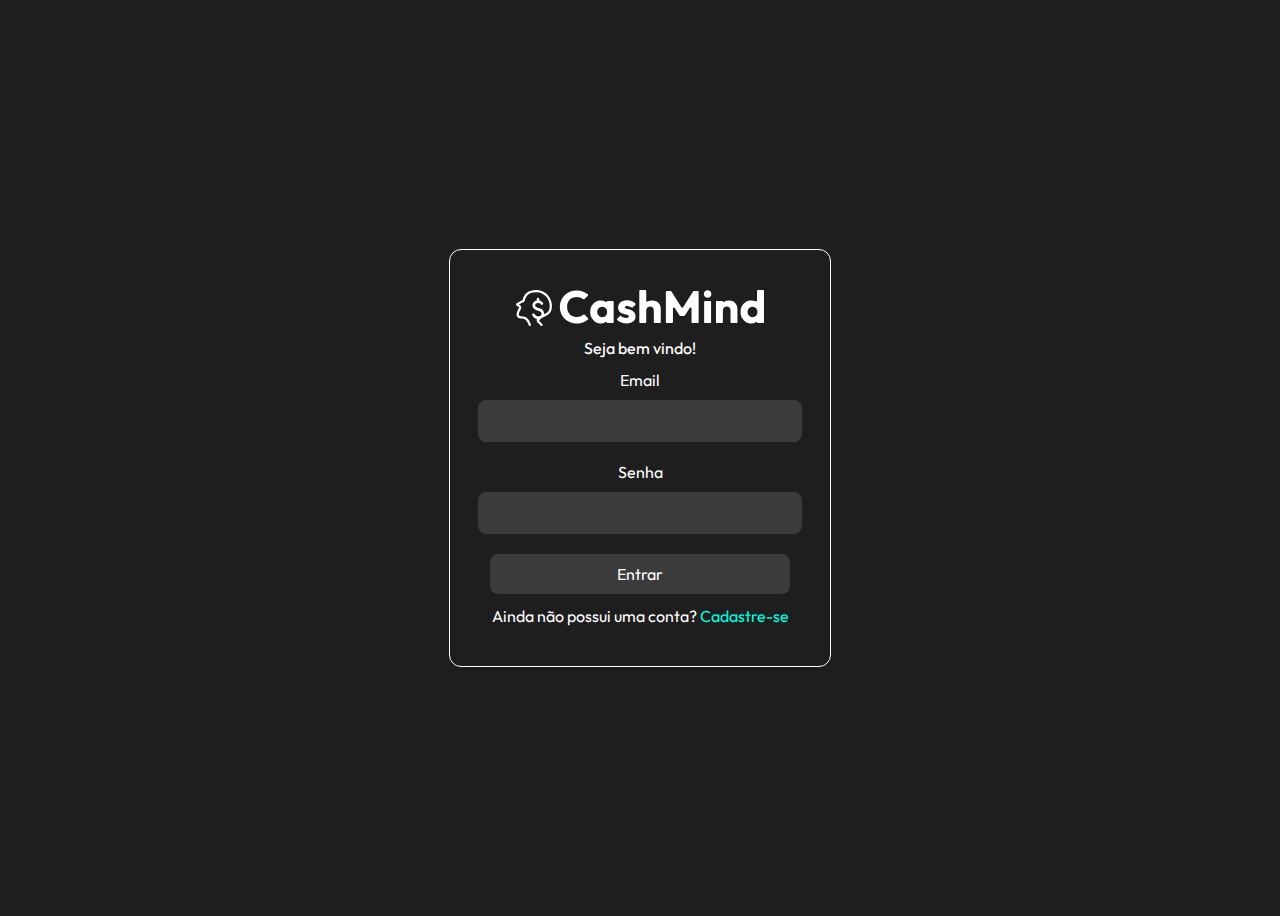
<file: index.html>
<!DOCTYPE html>
<html lang="pt-BR">
<head>
    <link rel="preconnect" href="https://fonts.googleapis.com">
<link rel="preconnect" href="https://fonts.gstatic.com" crossorigin>
<link href="https://fonts.googleapis.com/css2?family=Outfit:wght@100..900&display=swap" rel="stylesheet">
    <meta charset="UTF-8">
    <meta name="viewport" content="width=device-width, initial-scale=1.0">
    <link rel="stylesheet" href="styles/style.css">
    <title>Cashmind - Seu gerenciador pessoal com IA</title>
</head>
<body>


    <div class="login-container">
        <img src="content/logoSVG.svg" alt="logo" srcset="">

        <b class="textSimple" >Seja bem vindo!</b>
        <form action="" class="textSimple" id="loginForm">
            <label for="nome">Email</label>
            <input type="text" id="nameInput">
            <label for="passw">Senha</label>
            <input type="password" id="passwInput">
            <span id="submitError" class="error"></span>
            <button type="submit" class="textSimple basicBtn">Entrar</button>
        </form>
    
        <span class="textSimple">Ainda não possui uma conta? <a href="pages/signUp.html" class="textSimple basicLink">Cadastre-se</a></span>
            
    </div>
    
    <script src="scripts/engine.js"></script>
</body>
</html>
</file>
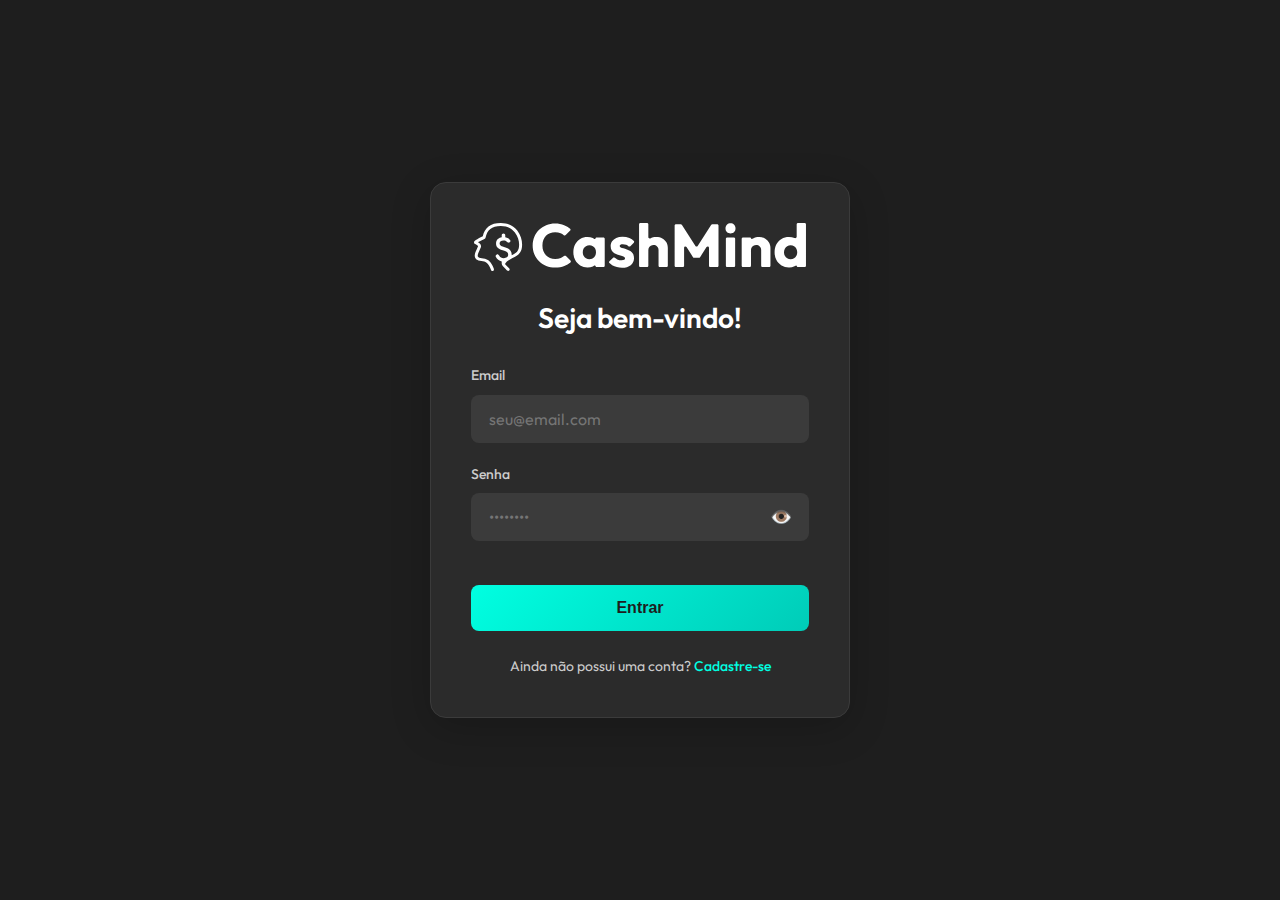
<file: frontend/index.html>
<!DOCTYPE html>
<html lang="pt-BR">
<head>
    <meta charset="UTF-8">
    <meta name="viewport" content="width=device-width, initial-scale=1.0">
    <title>CashMind - Login</title>
    
    <!-- Fonts -->
    <link rel="preconnect" href="https://fonts.googleapis.com">
    <link rel="preconnect" href="https://fonts.gstatic.com" crossorigin>
    <link href="https://fonts.googleapis.com/css2?family=Outfit:wght@100..900&display=swap" rel="stylesheet">
    
    <!-- CSS -->
    <link rel="stylesheet" href="styles/global.css">
    <link rel="stylesheet" href="styles/auth.css">
</head>
<body class="auth-page">
    <div class="auth-container">
        <div class="auth-logo">
            <img src="content/logoSVG.svg" alt="CashMind Logo">
        </div>
        
        <h1 class="auth-title">Seja bem-vindo!</h1>
        
        <form class="auth-form" id="loginForm">
            <div class="form-group">
                <label for="emailInput" class="form-label">Email</label>
                <input 
                    type="email" 
                    id="emailInput" 
                    class="form-input" 
                    placeholder="seu@email.com"
                    required
                >
            </div>
            
            <div class="form-group">
                <label for="passwordInput" class="form-label">Senha</label>
                <div class="password-input-wrapper">
                    <input 
                        type="password" 
                        id="passwordInput" 
                        class="form-input" 
                        placeholder="••••••••"
                        required
                    >
                    <button type="button" class="password-toggle" onclick="togglePassword('passwordInput')">
                        <span class="eye-icon">👁️</span>
                    </button>
                </div>
                <span id="submitError" class="form-error"></span>
            </div>
            
            <button type="submit" class="btn-submit">
                <span id="loginButtonText">Entrar</span>
            </button>
        </form>
        
        <div class="auth-footer">
            Ainda não possui uma conta? 
            <a href="pages/signUp.html" class="auth-link">Cadastre-se</a>
        </div>
    </div>

    <script>
        function togglePassword(inputId) {
            const input = document.getElementById(inputId);
            const button = input.nextElementSibling;
            
            if (input.type === 'password') {
                input.type = 'text';
                button.innerHTML = '<span class="eye-icon">🙈</span>';
            } else {
                input.type = 'password';
                button.innerHTML = '<span class="eye-icon">👁️</span>';
            }
        }
    </script>
    <script src="scripts/auth.js"></script>
    <script src="scripts/engine.js"></script>
</body>
</html>
</file>
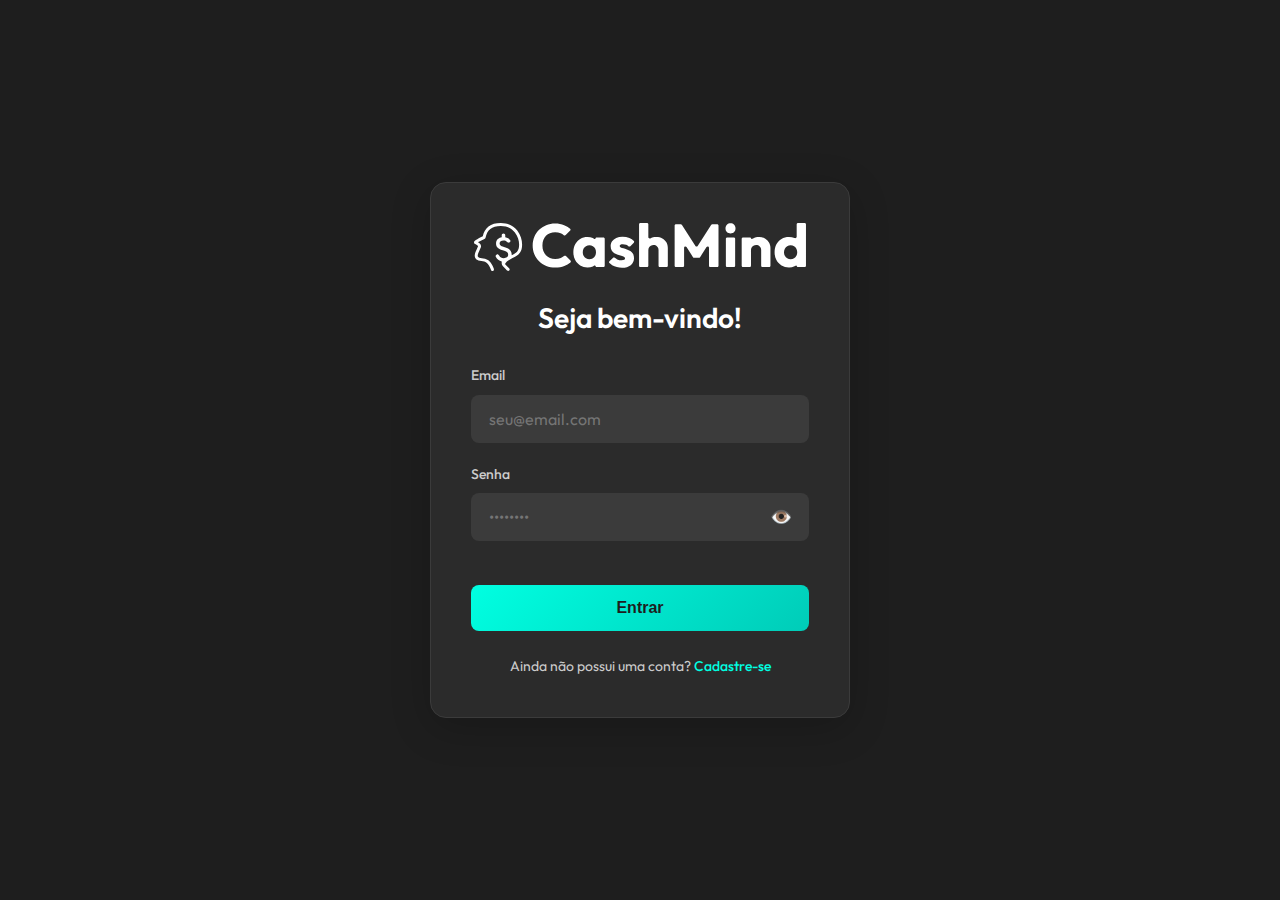
<file: frontend/pages/analysis.html>
<!DOCTYPE html>
<html lang="pt-BR">
<head>
    <meta charset="UTF-8">
    <meta name="viewport" content="width=device-width, initial-scale=1.0">
    <title>CashMind - Análise com IA</title>
    
    <!-- Fontes -->
    <link rel="preconnect" href="https://fonts.googleapis.com">
    <link rel="preconnect" href="https://fonts.gstatic.com" crossorigin>
    <link href="https://fonts.googleapis.com/css2?family=Outfit:wght@100..900&display=swap" rel="stylesheet">
    
    <!-- CSS -->
    <link rel="stylesheet" href="../styles/global.css">
    <link rel="stylesheet" href="../styles/layout.css">
    <link rel="stylesheet" href="../styles/components.css">
    <link rel="stylesheet" href="../styles/analysis.css">
</head>
<body>
    <div class="app-layout">
        <!-- Sidebar -->
        <aside class="sidebar">
            <div class="sidebar-logo">
                <img src="../content/logoSVG.svg" alt="CashMind">
            </div>
            
            <nav class="sidebar-nav">
                <a href="dashboard.html" class="nav-item">
                    <span class="nav-icon">📊</span>
                    <span>Visão Geral</span>
                </a>
                <a href="transactions.html" class="nav-item">
                    <span class="nav-icon">💰</span>
                    <span>Transações</span>
                </a>
                <a href="#" class="nav-item active">
                    <span class="nav-icon">🤖</span>
                    <span>Análise IA</span>
                </a>
                <a href="#" class="nav-item" onclick="alert('Em desenvolvimento')">
                    <span class="nav-icon">⚙️</span>
                    <span>Configurações</span>
                </a>
            </nav>
            
            <div class="sidebar-user">
                <p class="user-name" id="userName">Carregando...</p>
                <button class="btn-logout" onclick="logout()">Sair</button>
            </div>
        </aside>

        <!-- Main Content -->
        <main class="main-content">
            <!-- Header -->
            <header class="app-header">
                <h1 class="header-title">Análise Inteligente</h1>
                <div class="month-selector">
                    <button onclick="changeMonth(-1)">‹</button>
                    <span id="currentMonth">Janeiro 2024</span>
                    <button onclick="changeMonth(1)">›</button>
                </div>
            </header>

            <div class="content-container">
                <!-- Status da IA -->
                <div id="aiStatus" class="ai-status success">
                    ✅ IA configurada e pronta para análise
                </div>

                <!-- Botão de Análise -->
                <section class="analysis-trigger">
                    <div class="trigger-card">
                        <div class="trigger-content">
                            <h2>🤖 Análise Personalizada com IA</h2>
                            <p>Deixe nossa inteligência artificial analisar seus gastos e fornecer recomendações personalizadas para melhorar sua saúde financeira.</p>
                            <button class="btn-analyze" onclick="generateAnalysis()">
                                <span id="analyzeButtonText">Gerar Análise</span>
                            </button>
                        </div>
                        <div class="trigger-illustration">
                            <div class="ai-icon">🧠</div>
                        </div>
                    </div>
                </section>

                <!-- Insights Rápidos -->
                <section class="quick-insights" id="quickInsights">
                    <h3>💡 Insights Rápidos</h3>
                    <div class="insights-list" id="insightsList">
                        <div class="insight-item">
                            📈 Suas despesas com alimentação aumentaram 15% este mês
                        </div>
                        <div class="insight-item">
                            💰 Você conseguiu economizar 38% da sua renda este mês
                        </div>
                        <div class="insight-item">
                            🎯 Seu maior gasto foi em Moradia (28% do total)
                        </div>
                    </div>
                </section>

                <!-- Resultado da Análise -->
                <section class="analysis-result" id="analysisResult" style="display: none;">
                    <div class="result-header">
                        <h2>📊 Análise Completa</h2>
                        <span class="result-date" id="resultDate"></span>
                    </div>

                    <!-- Análise Geral -->
                    <div class="analysis-section">
                        <h3>📝 Análise Geral</h3>
                        <div class="analysis-content" id="generalAnalysis">
                            <p class="loading">Gerando análise...</p>
                        </div>
                    </div>

                    <!-- Pontos Positivos -->
                    <div class="analysis-section positive" id="positiveSection" style="display: none;">
                        <h3>✅ Pontos Positivos</h3>
                        <div class="analysis-content" id="positivePoints"></div>
                    </div>

                    <!-- Pontos de Atenção -->
                    <div class="analysis-section attention" id="attentionSection" style="display: none;">
                        <h3>⚠️ Pontos de Atenção</h3>
                        <div class="analysis-content" id="attentionPoints"></div>
                    </div>

                    <!-- Recomendações -->
                    <div class="analysis-section recommendations" id="recommendationsSection" style="display: none;">
                        <h3>💡 Recomendações</h3>
                        <div class="recommendations-list" id="recommendationsList"></div>
                    </div>
                </section>
            </div>
        </main>
    </div>

    <!-- Scripts -->
    <script src="../scripts/auth.js"></script>
    <script src="../scripts/analysis.js"></script>
</body>
</html>
</file>
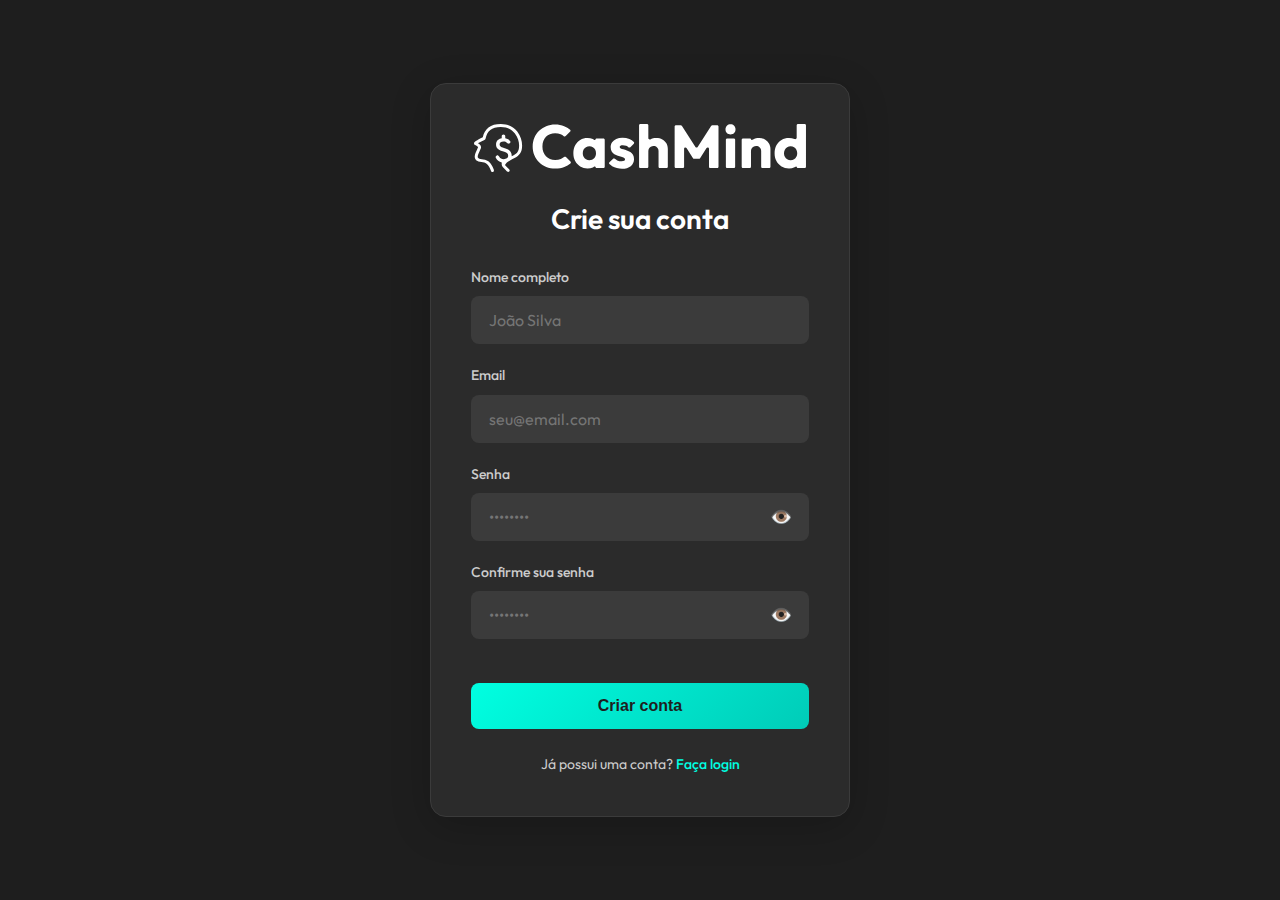
<file: frontend/pages/signUp.html>
<!DOCTYPE html>
<html lang="pt-BR">
<head>
    <meta charset="UTF-8">
    <meta name="viewport" content="width=device-width, initial-scale=1.0">
    <title>CashMind - Cadastre-se</title>
    
    <!-- Fonts -->
    <link rel="preconnect" href="https://fonts.googleapis.com">
    <link rel="preconnect" href="https://fonts.gstatic.com" crossorigin>
    <link href="https://fonts.googleapis.com/css2?family=Outfit:wght@100..900&display=swap" rel="stylesheet">
    
    <!-- CSS -->
    <link rel="stylesheet" href="../styles/global.css">
    <link rel="stylesheet" href="../styles/auth.css">
</head>
<body class="auth-page">
    <div class="auth-container">
        <div class="auth-logo">
            <img src="../content/logoSVG.svg" alt="CashMind Logo">
        </div>
        
        <h1 class="auth-title">Crie sua conta</h1>
        
        <form class="auth-form" id="signupForm">
            <div class="form-group">
                <label for="usernameInput" class="form-label">Nome completo</label>
                <input 
                    type="text" 
                    id="usernameInput" 
                    class="form-input" 
                    placeholder="João Silva"
                    required
                >
                <span class="form-error" id="usernameError"></span>
            </div>
            
            <div class="form-group">
                <label for="nameInput" class="form-label">Email</label>
                <input 
                    type="email" 
                    id="nameInput" 
                    class="form-input" 
                    placeholder="seu@email.com"
                    required
                >
                <span class="form-error" id="emailError"></span>
            </div>
            
            <div class="form-group">
                <label for="passwInput" class="form-label">Senha</label>
                <div class="password-input-wrapper">
                    <input 
                        type="password" 
                        id="passwInput" 
                        class="form-input" 
                        placeholder="••••••••"
                        required
                    >
                    <button type="button" class="password-toggle" onclick="togglePassword('passwInput')">
                        <span class="eye-icon">👁️</span>
                    </button>
                </div>
                <span class="form-error" id="passwordError"></span>
                
                <div class="password-requirements" id="passwordRequirements" style="display: none;">
                    <div class="requirement" id="reqLength">
                        <span class="req-icon">○</span>
                        <span>Mínimo 8 caracteres</span>
                    </div>
                    <div class="requirement" id="reqUppercase">
                        <span class="req-icon">○</span>
                        <span>Uma letra maiúscula</span>
                    </div>
                    <div class="requirement" id="reqSpecial">
                        <span class="req-icon">○</span>
                        <span>Um caractere especial (#%&*!?)</span>
                    </div>
                    <div class="requirement" id="reqNumber">
                        <span class="req-icon">○</span>
                        <span>Um número</span>
                    </div>
                </div>
            </div>
            
            <div class="form-group">
                <label for="passwConfirm" class="form-label">Confirme sua senha</label>
                <div class="password-input-wrapper">
                    <input 
                        type="password" 
                        id="passwConfirm" 
                        class="form-input" 
                        placeholder="••••••••"
                        required
                    >
                    <button type="button" class="password-toggle" onclick="togglePassword('passwConfirm')">
                        <span class="eye-icon">👁️</span>
                    </button>
                </div>
                <span class="form-error" id="confirmPasswError"></span>
            </div>
            
            <button type="submit" class="btn-submit">
                <span id="signupButtonText">Criar conta</span>
            </button>
        </form>
        
        <div class="auth-footer">
            Já possui uma conta? 
            <a href="../index.html" class="auth-link">Faça login</a>
        </div>
    </div>

    <script>
        function togglePassword(inputId) {
            const input = document.getElementById(inputId);
            const button = input.nextElementSibling;
            
            if (input.type === 'password') {
                input.type = 'text';
                button.innerHTML = '<span class="eye-icon">🙈</span>';
            } else {
                input.type = 'password';
                button.innerHTML = '<span class="eye-icon">👁️</span>';
            }
        }

        // Validação dinâmica da senha
        const passwordInput = document.getElementById('passwInput');
        const requirementsDiv = document.getElementById('passwordRequirements');
        
        passwordInput.addEventListener('focus', () => {
            requirementsDiv.style.display = 'block';
        });

        passwordInput.addEventListener('blur', (e) => {
            if (e.target.value === '') {
                requirementsDiv.style.display = 'none';
            }
        });

        passwordInput.addEventListener('input', (e) => {
            const password = e.target.value;
            
            // Validar cada requisito
            const requirements = {
                length: password.length >= 8,
                uppercase: /[A-Z]/.test(password),
                special: /[#%&*!?]/.test(password),
                number: /\d/.test(password)
            };

            // Atualizar UI
            updateRequirement('reqLength', requirements.length);
            updateRequirement('reqUppercase', requirements.uppercase);
            updateRequirement('reqSpecial', requirements.special);
            updateRequirement('reqNumber', requirements.number);
        });

        function updateRequirement(id, isValid) {
            const element = document.getElementById(id);
            const icon = element.querySelector('.req-icon');
            
            if (isValid) {
                element.classList.add('valid');
                icon.textContent = '✓';
            } else {
                element.classList.remove('valid');
                icon.textContent = '○';
            }
        }
    </script>
    <script src="../scripts/auth.js"></script>
    <script src="../scripts/signupEngine.js"></script>
</body>
</html>
</file>
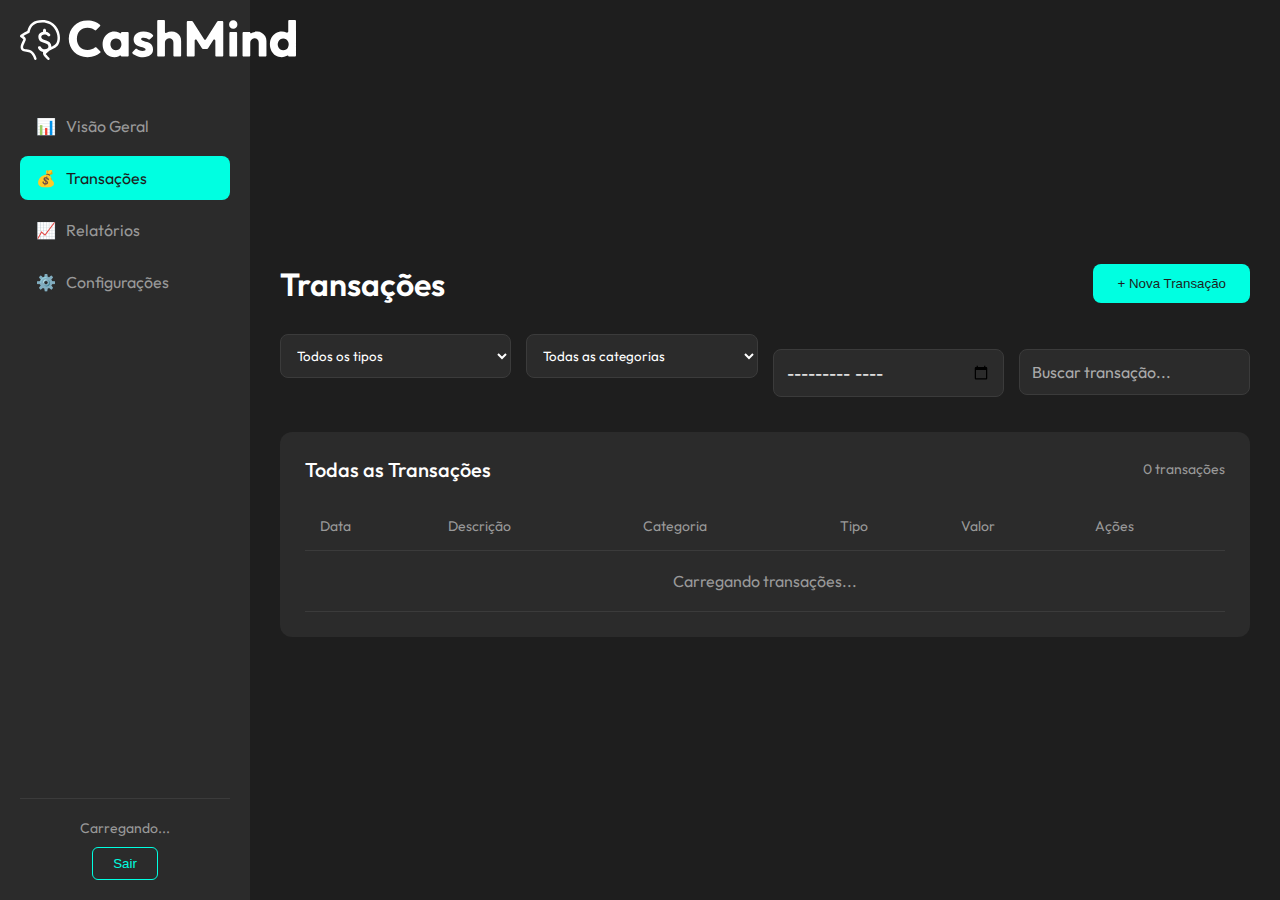
<file: frontend/pages/transactions.html>
<!DOCTYPE html>
<html lang="pt-BR">
<head>
    <meta charset="UTF-8">
    <meta name="viewport" content="width=device-width, initial-scale=1.0">
    <title>CashMind - Transações</title>
    
    <!-- Fontes -->
    <link rel="preconnect" href="https://fonts.googleapis.com">
    <link rel="preconnect" href="https://fonts.gstatic.com" crossorigin>
    <link href="https://fonts.googleapis.com/css2?family=Outfit:wght@100..900&display=swap" rel="stylesheet">
    
    <!-- CSS -->
    <link rel="stylesheet" href="../styles/style.css">
    <link rel="stylesheet" href="../styles/dashboard.css">
    <link rel="stylesheet" href="../styles/transactions.css">
</head>
<body>
    <!-- Sidebar (reutilizando do dashboard) -->
    <aside class="sidebar">
        <div class="logo-container">
            <img src="../content/logoSVG.svg" alt="CashMind" class="logo">
        </div>
        
        <nav class="nav-menu">
            <a href="dashboard.html" class="nav-item">
                <span>📊</span> Visão Geral
            </a>
            <a href="#" class="nav-item active">
                <span>💰</span> Transações
            </a>
            <a href="#" class="nav-item" onclick="alert('Em desenvolvimento')">
                <span>📈</span> Relatórios
            </a>
            <a href="#" class="nav-item" onclick="alert('Em desenvolvimento')">
                <span>⚙️</span> Configurações
            </a>
        </nav>
        
        <div class="user-section">
            <p class="user-name" id="userName">Carregando...</p>
            <button class="logout-btn" onclick="logout()">Sair</button>
        </div>
    </aside>

    <!-- Main Content -->
    <main class="main-content">
        <!-- Header -->
        <header class="page-header">
            <h1>Transações</h1>
            <button class="btn-primary" onclick="openTransactionModal()">
                + Nova Transação
            </button>
        </header>

        <!-- Filtros -->
        <section class="filters-section">
            <div class="filter-group">
                <select id="filterType" onchange="filterTransactions()">
                    <option value="">Todos os tipos</option>
                    <option value="income">Receitas</option>
                    <option value="expense">Despesas</option>
                </select>
            </div>
            
            <div class="filter-group">
                <select id="filterCategory" onchange="filterTransactions()">
                    <option value="">Todas as categorias</option>
                </select>
            </div>
            
            <div class="filter-group">
                <input type="month" id="filterMonth" onchange="filterTransactions()">
            </div>
            
            <div class="filter-group">
                <input type="text" id="searchInput" placeholder="Buscar transação..." 
                       oninput="filterTransactions()">
            </div>
        </section>

        <!-- Lista de Transações -->
        <section class="transactions-container">
            <div class="transactions-header">
                <h3>Todas as Transações</h3>
                <span id="transactionCount">0 transações</span>
            </div>
            
            <div class="transactions-table">
                <table>
                    <thead>
                        <tr>
                            <th>Data</th>
                            <th>Descrição</th>
                            <th>Categoria</th>
                            <th>Tipo</th>
                            <th>Valor</th>
                            <th>Ações</th>
                        </tr>
                    </thead>
                    <tbody id="transactionsList">
                        <tr>
                            <td colspan="6" class="loading">Carregando transações...</td>
                        </tr>
                    </tbody>
                </table>
            </div>
        </section>
    </main>

    <!-- Modal de Transação -->
    <div id="transactionModal" class="modal">
        <div class="modal-content">
            <div class="modal-header">
                <h2 id="modalTitle">Nova Transação</h2>
                <button class="close-btn" onclick="closeTransactionModal()">×</button>
            </div>
            
            <form id="transactionForm" onsubmit="saveTransaction(event)">
                <div class="form-group">
                    <label for="transactionName">Nome*</label>
                    <input type="text" id="transactionName" required>
                </div>
                
                <div class="form-row">
                    <div class="form-group">
                        <label for="transactionAmount">Valor*</label>
                        <input type="number" id="transactionAmount" step="0.01" required>
                    </div>
                    
                    <div class="form-group">
                        <label for="transactionDate">Data*</label>
                        <input type="date" id="transactionDate" required>
                    </div>
                </div>
                
                <div class="form-row">
                    <div class="form-group">
                        <label for="transactionType">Tipo*</label>
                        <select id="transactionType" required onchange="updateModalStyle()">
                            <option value="">Selecione...</option>
                            <option value="income">Receita</option>
                            <option value="expense">Despesa</option>
                        </select>
                    </div>
                    
                    <div class="form-group">
                        <label for="transactionRecurrence">Recorrência*</label>
                        <select id="transactionRecurrence" required>
                            <option value="">Selecione...</option>
                            <option value="fixed">Fixo</option>
                            <option value="variable">Variável</option>
                        </select>
                    </div>
                </div>
                
                <div class="form-group">
                    <label for="transactionCategory">Categoria*</label>
                    <input type="text" id="transactionCategory" list="categoriesList" required>
                    <datalist id="categoriesList"></datalist>
                </div>
                
                <div class="form-group">
                    <label for="transactionDescription">Descrição</label>
                    <textarea id="transactionDescription" rows="3"></textarea>
                </div>
                
                <div class="form-actions">
                    <button type="button" class="btn-secondary" onclick="closeTransactionModal()">
                        Cancelar
                    </button>
                    <button type="submit" class="btn-primary">
                        <span id="submitButtonText">Adicionar</span>
                    </button>
                </div>
            </form>
        </div>
    </div>

    <!-- Modal de Confirmação de Exclusão -->
    <div id="deleteModal" class="modal">
        <div class="modal-content modal-small">
            <div class="modal-header">
                <h2>Confirmar Exclusão</h2>
            </div>
            
            <p>Tem certeza que deseja excluir esta transação?</p>
            <p class="warning-text">Esta ação não pode ser desfeita.</p>
            
            <div class="form-actions">
                <button class="btn-secondary" onclick="closeDeleteModal()">
                    Cancelar
                </button>
                <button class="btn-danger" onclick="confirmDelete()">
                    Excluir
                </button>
            </div>
        </div>
    </div>

    <!-- Scripts -->
    <script src="../scripts/auth.js"></script>
    <script src="../scripts/transactions.js"></script>
</body>
</html>
</file>
<file: styles/style.css>
.outfit-text{
    font-family: "Outfit", sans-serif;
    font-optical-sizing: auto;
    font-weight: 100;
    font-style: normal;
}

.login-container {
    background-color: none;
    border: 1px solid white;
    stroke-width: 10px;
    padding: 40px;
    border-radius: 12px;
    width: 100%;
    max-width: 300px;

    display: flex;
    flex-direction: column;
    align-items: center;  /* alinha no eixo horizontal */
    justify-content: center; /* opcional, se quiser alinhar verticalmente dentro do container */
    gap: 12px; /* espaço entre os elementos */
    text-align: center;
}
.login-container img{
    height: 4vh;
}

body{
    background:#1E1E1E;
    display: flex;
    justify-content: center;
    align-items: center;
    height: 100vh;
    overflow-y:hidden;
}

.textSimple{
    font-family: "Outfit";
    color: white;
}

b{
    font-weight: 450;
}



.basicLink{
   text-decoration: none;
   color: #00FFE1
}


form {
    width: 100%;
    display: flex;
    flex-direction: column;
    align-items: center;
}

form input,
form button {
    width: 100%;
}

input:focus{
    outline: none;
    border-color: #00FFE1;
}


input {
    width: 100%;
    padding: 12px;
    margin: 10px 0 20px;
    border: none;
    border-radius: 8px;
    background-color: #3B3B3B;
    color: white;
    font-size: 16px;
}

input::placeholder {
    color: #aaa;
}

.basicBtn {
    padding: 10px 24px;
    background-color: #3B3B3B;
    border: none;
    border-radius: 8px;
    color: white;
    font-size: 16px;
    cursor: pointer;
    transition: background-color 0.3s ease, color 0.3s ease;
}

.basicBtn:hover {
    background-color: #00FFE1;
    color: #1E1E1E;
}
</file>
<file: frontend/styles/auth.css>
/* ===================================
   AUTHENTICATION PAGES STYLES
   =================================== */

/* Auth Page Layout */
.auth-page {
    min-height: 100vh;
    display: flex;
    align-items: center;
    justify-content: center;
    background: var(--bg-primary);
    padding: 20px;
}

/* Auth Container */
.auth-container {
    width: 100%;
    max-width: 420px;
    background: var(--bg-secondary);
    border: 1px solid var(--bg-tertiary);
    border-radius: var(--radius-xl);
    padding: 40px;
    box-shadow: var(--shadow-lg);
}

/* Logo */
.auth-logo {
    display: flex;
    justify-content: center;
    margin-bottom: 30px;
}

.auth-logo img {
    height: 48px;
    width: auto;
}

/* Auth Title */
.auth-title {
    text-align: center;
    font-size: 28px;
    font-weight: 600;
    margin-bottom: 30px;
    color: var(--text-primary);
}

/* Form Styles */
.auth-form {
    width: 100%;
}

.form-group {
    margin-bottom: 20px;
}

.form-label {
    display: block;
    font-size: 14px;
    color: var(--text-secondary);
    margin-bottom: 8px;
    font-weight: 500;
}

.form-input {
    width: 100%;
    padding: 12px 16px;
    background: var(--bg-tertiary);
    border: 2px solid transparent;
    border-radius: 8px;
    color: var(--text-primary);
    font-size: 16px;
    font-family: var(--font-family);
    transition: all 0.3s;
}

.form-input:focus {
    outline: none;
    border-color: var(--color-primary);
    background: var(--bg-primary);
}

/* Password Input Wrapper */
.password-input-wrapper {
    position: relative;
    display: flex;
    align-items: center;
}

.password-input-wrapper .form-input {
    padding-right: 45px;
}

.password-toggle {
    position: absolute;
    right: 12px;
    background: none;
    border: none;
    color: var(--text-muted);
    cursor: pointer;
    padding: 5px;
    display: flex;
    align-items: center;
    justify-content: center;
    transition: color 0.3s;
}

.password-toggle:hover {
    color: var(--text-primary);
}

.eye-icon {
    font-size: 18px;
}

/* Error Messages */
.form-error {
    display: none;
    font-size: 13px;
    color: var(--color-danger);
    margin-top: 5px;
}

.form-error:not(:empty) {
    display: block;
}

/* Password Requirements */
.password-requirements {
    margin-top: 12px;
    padding: 12px;
    background: var(--bg-tertiary);
    border-radius: 8px;
    font-size: 13px;
}

.requirement {
    display: flex;
    align-items: center;
    gap: 8px;
    margin-bottom: 6px;
    color: var(--text-muted);
    transition: color 0.3s;
}

.requirement:last-child {
    margin-bottom: 0;
}

.requirement.valid {
    color: var(--color-success);
}

.req-icon {
    font-size: 14px;
    width: 16px;
    text-align: center;
}

/* Submit Button */
.btn-submit {
    width: 100%;
    padding: 14px 24px;
    background: linear-gradient(135deg, var(--color-primary) 0%, var(--color-primary-dark) 100%);
    color: var(--bg-primary);
    border: none;
    border-radius: 8px;
    font-size: 16px;
    font-weight: 600;
    cursor: pointer;
    transition: all 0.3s;
    margin-top: 24px;
}

.btn-submit:hover {
    transform: translateY(-2px);
    box-shadow: 0 8px 20px rgba(0, 255, 225, 0.3);
}

.btn-submit:active {
    transform: translateY(0);
}

.btn-submit:disabled {
    opacity: 0.6;
    cursor: not-allowed;
    transform: none;
}

/* Auth Footer */
.auth-footer {
    text-align: center;
    margin-top: 24px;
    font-size: 14px;
    color: var(--text-secondary);
}

.auth-link {
    color: var(--color-primary);
    font-weight: 500;
    text-decoration: none;
}

.auth-link:hover {
    text-decoration: underline;
}

/* Responsive Design */
@media (max-width: 480px) {
    .auth-container {
        padding: 30px 20px;
    }
    
    .auth-title {
        font-size: 24px;
    }
}
</file>
<file: frontend/styles/layout.css>
/* ===================================
   MAIN APPLICATION LAYOUT
   =================================== */

/* Main Layout Container */
.app-layout {
    display: flex;
    min-height: 100vh;
    background: var(--bg-primary);
}

/* Sidebar Styles */
.sidebar {
    width: 260px;
    background: var(--bg-secondary);
    border-right: 1px solid var(--bg-tertiary);
    display: flex;
    flex-direction: column;
    position: fixed;
    top: 0;
    left: 0;
    height: 100vh;
    z-index: 1000;
}

/* Logo Section */
.logo-container,
.sidebar-logo {
    padding: 24px;
    text-align: center;
    border-bottom: 1px solid var(--bg-tertiary);
}

.logo-container img,
.sidebar-logo img {
    height: 30px;
    width: auto;
}

/* Navigation Menu */
.nav-menu,
.sidebar-nav {
    flex: 1;
    padding: 20px 16px;
    overflow-y: auto;
}

.nav-item {
    display: flex;
    align-items: center;
    gap: 12px;
    padding: 12px 16px;
    margin-bottom: 4px;
    border-radius: 8px;
    color: var(--text-secondary);
    text-decoration: none;
    font-size: 15px;
    transition: all 0.2s;
}

.nav-item:hover {
    background: var(--bg-tertiary);
    color: var(--text-primary);
}

.nav-item.active {
    background: var(--color-primary);
    color: var(--bg-primary);
    font-weight: 600;
}

.nav-icon {
    font-size: 20px;
    width: 24px;
    text-align: center;
}

/* User Section */
.user-section,
.sidebar-user {
    padding: 20px;
    border-top: 1px solid var(--bg-tertiary);
    text-align: center;
}

.user-name {
    font-size: 14px;
    color: var(--text-secondary);
    margin-bottom: 12px;
}

.logout-btn,
.btn-logout {
    width: 100%;
    padding: 10px;
    background: transparent;
    border: 1px solid var(--color-primary);
    border-radius: 8px;
    color: var(--color-primary);
    font-size: 14px;
    cursor: pointer;
    transition: all 0.2s;
}

.logout-btn:hover,
.btn-logout:hover {
    background: var(--color-primary);
    color: var(--bg-primary);
}

/* Main Content Area */
.main-content {
    flex: 1;
    margin-left: 260px;
    min-height: 100vh;
    background: var(--bg-primary);
}

/* Page Header */
.page-header,
.app-header {
    background: var(--bg-secondary);
    border-bottom: 1px solid var(--bg-tertiary);
    padding: 20px 32px;
    display: flex;
    align-items: center;
    justify-content: space-between;
}

.page-header h1,
.header-title {
    font-size: 24px;
    font-weight: 600;
    color: var(--text-primary);
    margin: 0;
}

/* Month Selector */
.month-selector {
    display: flex;
    align-items: center;
    gap: 12px;
}

.month-selector button {
    width: 32px;
    height: 32px;
    display: flex;
    align-items: center;
    justify-content: center;
    background: var(--bg-tertiary);
    border: none;
    border-radius: 6px;
    color: var(--text-primary);
    font-size: 18px;
    cursor: pointer;
    transition: all 0.2s;
}

.month-selector button:hover {
    background: var(--color-primary);
    color: var(--bg-primary);
}

.month-selector span {
    font-weight: 500;
    min-width: 140px;
    text-align: center;
    font-size: 16px;
}

/* Content Container */
.content-container {
    padding: 32px;
    max-width: 1400px;
}

/* Mobile Menu Button - Hidden on Desktop */
.mobile-menu-btn {
    display: none;
}

/* Sidebar Overlay - Hidden on Desktop */
.sidebar-overlay {
    display: none;
}
</file>
<file: frontend/styles/components.css>
/* ===================================
   REUSABLE UI COMPONENTS
   Consistent Design System
   =================================== */

/* Button Base Styles */
.btn {
    display: inline-flex;
    align-items: center;
    justify-content: center;
    gap: var(--space-xs);
    padding: var(--space-sm) var(--space-md);
    font-family: var(--font-family);
    font-size: var(--font-size-base);
    font-weight: 600;
    text-decoration: none;
    border: none;
    border-radius: var(--radius-md);
    cursor: pointer;
    transition: all var(--transition-base);
    position: relative;
    overflow: hidden;
}

.btn:disabled {
    opacity: 0.6;
    cursor: not-allowed;
}

.btn:focus {
    outline: 2px solid var(--color-primary);
    outline-offset: 2px;
}

/* Button Variants */
.btn-primary {
    background: var(--color-primary);
    color: var(--bg-primary);
}

.btn-primary:hover:not(:disabled) {
    background: var(--color-primary-dark);
    transform: translateY(-2px);
    box-shadow: 0 4px 12px rgba(0, 255, 225, 0.3);
}

.btn-primary:active:not(:disabled) {
    transform: translateY(0);
}

.btn-secondary {
    background: var(--bg-tertiary);
    color: var(--text-primary);
}

.btn-secondary:hover:not(:disabled) {
    background: var(--bg-secondary);
    transform: translateY(-1px);
}

.btn-outline {
    background: transparent;
    color: var(--color-primary);
    border: 2px solid var(--color-primary);
}

.btn-outline:hover:not(:disabled) {
    background: var(--color-primary);
    color: var(--bg-primary);
}

.btn-danger {
    background: var(--color-danger);
    color: white;
}

.btn-danger:hover:not(:disabled) {
    background: #c0392b;
    transform: translateY(-2px);
    box-shadow: 0 4px 12px rgba(231, 76, 60, 0.3);
}

/* Button Sizes */
.btn-sm {
    padding: var(--space-xs) var(--space-sm);
    font-size: var(--font-size-sm);
}

.btn-lg {
    padding: var(--space-md) var(--space-lg);
    font-size: var(--font-size-lg);
}

.btn-block {
    width: 100%;
}

/* Icon Buttons */
.btn-icon {
    padding: var(--space-sm);
    aspect-ratio: 1;
}

/* Loading State */
.btn-loading {
    color: transparent;
}

.btn-loading::after {
    content: '';
    position: absolute;
    width: 20px;
    height: 20px;
    border: 2px solid currentColor;
    border-top-color: transparent;
    border-radius: 50%;
    animation: spin 0.6s linear infinite;
}

/* Form Components */
.form-group {
    margin-bottom: var(--space-md);
}

.form-label {
    display: block;
    font-size: var(--font-size-sm);
    font-weight: 500;
    color: var(--text-secondary);
    margin-bottom: var(--space-xs);
}

.form-label.required::after {
    content: ' *';
    color: var(--color-danger);
}

.form-control {
    width: 100%;
    padding: var(--space-sm) var(--space-md);
    background: var(--bg-tertiary);
    border: 2px solid transparent;
    border-radius: var(--radius-md);
    color: var(--text-primary);
    font-size: var(--font-size-base);
    font-family: var(--font-family);
    transition: all var(--transition-base);
}

.form-control:focus {
    outline: none;
    border-color: var(--color-primary);
    background: var(--bg-primary);
}

.form-control::placeholder {
    color: var(--text-muted);
}

/* Form Control Variants */
textarea.form-control {
    min-height: 100px;
    resize: vertical;
}

select.form-control {
    cursor: pointer;
}

/* Form Validation States */
.form-control.is-invalid {
    border-color: var(--color-danger);
}

.form-control.is-valid {
    border-color: var(--color-success);
}

.form-feedback {
    font-size: var(--font-size-sm);
    margin-top: var(--space-xs);
}

.form-feedback.invalid {
    color: var(--color-danger);
}

.form-feedback.valid {
    color: var(--color-success);
}

/* Form Row */
.form-row {
    display: grid;
    grid-template-columns: repeat(auto-fit, minmax(200px, 1fr));
    gap: var(--space-md);
}

/* Cards */
.card {
    background: var(--bg-secondary);
    border-radius: var(--radius-lg);
    padding: var(--space-lg);
    box-shadow: var(--shadow-sm);
    transition: transform var(--transition-base), box-shadow var(--transition-base);
}

.card-hover:hover {
    transform: translateY(-4px);
    box-shadow: var(--shadow-md);
}

.card-header {
    display: flex;
    justify-content: space-between;
    align-items: center;
    margin-bottom: var(--space-md);
    padding-bottom: var(--space-md);
    border-bottom: 1px solid var(--bg-tertiary);
}

.card-title {
    font-size: var(--font-size-lg);
    font-weight: 600;
    color: var(--text-primary);
}

.card-body {
    color: var(--text-secondary);
}

/* Badges */
.badge {
    display: inline-flex;
    align-items: center;
    padding: var(--space-xs) var(--space-sm);
    font-size: var(--font-size-sm);
    font-weight: 500;
    border-radius: var(--radius-full);
    white-space: nowrap;
}

.badge-primary {
    background: var(--color-primary);
    color: var(--bg-primary);
}

.badge-success {
    background: rgba(39, 174, 96, 0.1);
    color: var(--color-success);
}

.badge-danger {
    background: rgba(231, 76, 60, 0.1);
    color: var(--color-danger);
}

.badge-warning {
    background: rgba(243, 156, 18, 0.1);
    color: var(--color-warning);
}

/* Loading Spinner */
.spinner {
    display: inline-block;
    width: 40px;
    height: 40px;
    border: 3px solid var(--bg-tertiary);
    border-top-color: var(--color-primary);
    border-radius: 50%;
    animation: spin 0.8s linear infinite;
}

.spinner-sm {
    width: 20px;
    height: 20px;
    border-width: 2px;
}

.spinner-lg {
    width: 60px;
    height: 60px;
    border-width: 4px;
}

/* Loading Container */
.loading-container {
    display: flex;
    flex-direction: column;
    align-items: center;
    justify-content: center;
    padding: var(--space-xxl);
    color: var(--text-muted);
}

.loading-text {
    margin-top: var(--space-md);
}

/* Tooltips */
.tooltip {
    position: relative;
}

.tooltip-content {
    position: absolute;
    bottom: 100%;
    left: 50%;
    transform: translateX(-50%);
    padding: var(--space-xs) var(--space-sm);
    background: var(--bg-tertiary);
    color: var(--text-primary);
    font-size: var(--font-size-sm);
    border-radius: var(--radius-sm);
    white-space: nowrap;
    opacity: 0;
    pointer-events: none;
    transition: opacity var(--transition-fast);
    margin-bottom: var(--space-xs);
}

.tooltip:hover .tooltip-content {
    opacity: 1;
}

/* Responsive Adjustments */
@media (max-width: 768px) {
    .form-row {
        grid-template-columns: 1fr;
    }
    
    .card {
        padding: var(--space-md);
    }
}

@media (max-width: 480px) {
    .btn {
        padding: var(--space-sm);
        font-size: var(--font-size-sm);
    }
    
    .form-control {
        padding: var(--space-sm);
        font-size: 16px; /* Prevent iOS zoom */
    }
}
</file>
<file: frontend/styles/analysis.css>
/* AI Status */
.ai-status {
    margin-bottom: 20px;
    padding: 15px 20px;
    border-radius: 8px;
    font-size: 14px;
    display: none;
}

.ai-status.success {
    background-color: rgba(39, 174, 96, 0.1);
    border: 1px solid #27AE60;
    color: #27AE60;
    display: block;
}

.ai-status.error {
    background-color: rgba(231, 76, 60, 0.1);
    border: 1px solid #E74C3C;
    color: #E74C3C;
    display: block;
}

/* Analysis Trigger */
.analysis-trigger {
    margin-bottom: 40px;
}

.trigger-card {
    background: linear-gradient(135deg, #2B2B2B 0%, #3B3B3B 100%);
    border-radius: 16px;
    padding: 40px;
    display: flex;
    align-items: center;
    gap: 40px;
    border: 1px solid #00FFE1;
    position: relative;
    overflow: hidden;
}

.trigger-card::before {
    content: '';
    position: absolute;
    top: -50%;
    right: -50%;
    width: 200%;
    height: 200%;
    background: radial-gradient(circle, rgba(0, 255, 225, 0.1) 0%, transparent 70%);
    animation: pulse 4s ease-in-out infinite;
}

.trigger-content {
    flex: 1;
    z-index: 1;
}

.trigger-content h2 {
    font-size: 28px;
    margin-bottom: 15px;
    color: #00FFE1;
}

.trigger-content p {
    color: #999;
    margin-bottom: 25px;
    line-height: 1.6;
}

.btn-analyze {
    background: linear-gradient(135deg, #00FFE1 0%, #00CCB8 100%);
    color: #1E1E1E;
    border: none;
    padding: 15px 40px;
    border-radius: 30px;
    font-size: 18px;
    font-weight: 600;
    cursor: pointer;
    transition: all 0.3s ease;
    position: relative;
    overflow: hidden;
}

.btn-analyze:hover {
    transform: translateY(-2px);
    box-shadow: 0 10px 30px rgba(0, 255, 225, 0.4);
}

.btn-analyze:disabled {
    opacity: 0.6;
    cursor: not-allowed;
}

.trigger-illustration {
    z-index: 1;
}

.ai-icon {
    font-size: 100px;
    animation: float 3s ease-in-out infinite;
}

/* Quick Insights */
.quick-insights {
    background-color: #2B2B2B;
    border-radius: 12px;
    padding: 25px;
    margin-bottom: 40px;
}

.quick-insights h3 {
    margin-bottom: 20px;
    font-size: 20px;
}

.insights-list {
    display: flex;
    flex-direction: column;
    gap: 15px;
}

.insight-item {
    background-color: #3B3B3B;
    padding: 15px 20px;
    border-radius: 8px;
    border-left: 4px solid #00FFE1;
    font-size: 14px;
    line-height: 1.6;
}

/* Analysis Result */
.analysis-result {
    margin-bottom: 40px;
}

.result-header {
    display: flex;
    justify-content: space-between;
    align-items: center;
    margin-bottom: 30px;
}

.result-date {
    color: #999;
    font-size: 14px;
}

.analysis-section {
    background-color: #2B2B2B;
    border-radius: 12px;
    padding: 25px;
    margin-bottom: 20px;
    animation: slideIn 0.5s ease-out;
}

.analysis-section h3 {
    margin-bottom: 20px;
    font-size: 20px;
    display: flex;
    align-items: center;
    gap: 10px;
}

.analysis-content {
    color: #CCC;
    line-height: 1.8;
    font-size: 15px;
}

.analysis-content p {
    margin-bottom: 15px;
}

/* Section Variations */
.analysis-section.positive {
    border-left: 4px solid #27AE60;
}

.analysis-section.attention {
    border-left: 4px solid #F39C12;
}

.analysis-section.recommendations {
    border-left: 4px solid #00FFE1;
}

/* Recommendations List */
.recommendations-list {
    display: flex;
    flex-direction: column;
    gap: 15px;
}

.recommendation-item {
    background-color: #3B3B3B;
    padding: 20px;
    border-radius: 8px;
    display: flex;
    gap: 15px;
    align-items: start;
}

.recommendation-number {
    background-color: #00FFE1;
    color: #1E1E1E;
    width: 30px;
    height: 30px;
    border-radius: 50%;
    display: flex;
    align-items: center;
    justify-content: center;
    font-weight: 600;
    flex-shrink: 0;
}

.recommendation-text {
    flex: 1;
    line-height: 1.6;
}

/* Analysis History */
.analysis-history {
    background-color: #2B2B2B;
    border-radius: 12px;
    padding: 25px;
    text-align: center;
}

.analysis-history h3 {
    margin-bottom: 15px;
}

.info-text {
    color: #999;
    font-size: 14px;
}

/* Loading State */
.loading-analysis {
    text-align: center;
    padding: 40px;
}

.loading-spinner {
    display: inline-block;
    width: 50px;
    height: 50px;
    border: 3px solid #3B3B3B;
    border-top-color: #00FFE1;
    border-radius: 50%;
    animation: spin 1s linear infinite;
}

/* Animations */
@keyframes pulse {
    0%, 100% {
        transform: scale(1);
        opacity: 0.5;
    }
    50% {
        transform: scale(1.1);
        opacity: 0.8;
    }
}

@keyframes float {
    0%, 100% {
        transform: translateY(0);
    }
    50% {
        transform: translateY(-20px);
    }
}

@keyframes spin {
    to {
        transform: rotate(360deg);
    }
}

@keyframes slideIn {
    from {
        opacity: 0;
        transform: translateY(20px);
    }
    to {
        opacity: 1;
        transform: translateY(0);
    }
}

/* Responsividade */
@media (max-width: 768px) {
    .trigger-card {
        flex-direction: column;
        text-align: center;
        padding: 30px 20px;
    }
    
    .ai-icon {
        font-size: 60px;
    }
    
    .trigger-content h2 {
        font-size: 24px;
    }
    
    .btn-analyze {
        width: 100%;
    }
}
</file>
<file: frontend/styles/style.css>
.outfit-text{
    font-family: "Outfit", sans-serif;
    font-optical-sizing: auto;
    font-weight: 100;
    font-style: normal;
}

.login-container {
    background-color: none;
    border: 1px solid white;
    stroke-width: 10px;
    padding: 40px;
    border-radius: 12px;
    width: 100%;
    max-width: 300px;

    display: flex;
    flex-direction: column;
    align-items: center;  /* alinha no eixo horizontal */
    justify-content: center; /* opcional, se quiser alinhar verticalmente dentro do container */
    gap: 12px; /* espaço entre os elementos */
    text-align: center;
}
.login-container img{
    height: 4vh;
}

body{
    background:#1E1E1E;
    display: flex;
    justify-content: center;
    align-items: center;
    height: 100vh;
    overflow-y:hidden;
}

.textSimple{
    font-family: "Outfit";
    color: white;
}

b{
    font-weight: 450;
}



.basicLink{
   text-decoration: none;
   color: #00FFE1
}


form {
    width: 100%;
    display: flex;
    flex-direction: column;
    align-items: center;
}

form input,
form button {
    width: 100%;
}

input:focus{
    outline: none;
    border-color: #00FFE1;
}


input {
    width: 100%;
    padding: 12px;
    margin: 15px 0 5px;
    border: none;
    border-radius: 8px;
    background-color: #3B3B3B;
    color: white;
    font-size: 16px;
}

input::placeholder {
    color: #aaa;
}

.basicBtn {
    padding: 10px 24px;
    background-color: #3B3B3B;
    border: none;
    border-radius: 8px;
    color: white;
    font-size: 16px;
    cursor: pointer;
    transition: background-color 0.3s ease, color 0.3s ease;
}

.basicBtn:hover {
    background-color: #00FFE1;
    color: #1E1E1E;
}

.error{
    color: rgb(255, 62, 62);
    margin: 0px 0px 15px;
}
</file>
<file: frontend/styles/transactions.css>
/* Page Header */
.page-header {
    display: flex;
    justify-content: space-between;
    align-items: center;
    margin-bottom: 30px;
}

.page-header h1 {
    font-size: 32px;
    font-weight: 600;
}

/* Buttons */
.btn-primary {
    background-color: #00FFE1;
    color: #1E1E1E;
    border: none;
    padding: 12px 24px;
    border-radius: 8px;
    font-weight: 500;
    cursor: pointer;
    transition: all 0.3s ease;
}

.btn-primary:hover {
    transform: translateY(-2px);
    box-shadow: 0 4px 20px rgba(0, 255, 225, 0.3);
}

.btn-secondary {
    background-color: transparent;
    color: #999;
    border: 1px solid #3B3B3B;
    padding: 12px 24px;
    border-radius: 8px;
    font-weight: 500;
    cursor: pointer;
    transition: all 0.3s ease;
}

.btn-secondary:hover {
    border-color: #999;
    color: white;
}

.btn-danger {
    background-color: #E74C3C;
    color: white;
    border: none;
    padding: 12px 24px;
    border-radius: 8px;
    font-weight: 500;
    cursor: pointer;
    transition: all 0.3s ease;
}

.btn-danger:hover {
    background-color: #C0392B;
}

/* Filters Section */
.filters-section {
    display: flex;
    gap: 15px;
    margin-bottom: 30px;
    flex-wrap: wrap;
}

.filter-group {
    flex: 1;
    min-width: 200px;
}

.filter-group select,
.filter-group input {
    width: 100%;
    padding: 12px;
    background-color: #2B2B2B;
    border: 1px solid #3B3B3B;
    border-radius: 8px;
    color: white;
    font-family: "Outfit", sans-serif;
}

.filter-group select:focus,
.filter-group input:focus {
    outline: none;
    border-color: #00FFE1;
}

/* Transactions Container */
.transactions-container {
    background-color: #2B2B2B;
    border-radius: 12px;
    padding: 25px;
}

.transactions-header {
    display: flex;
    justify-content: space-between;
    align-items: center;
    margin-bottom: 20px;
}

.transactions-header h3 {
    font-size: 20px;
    font-weight: 500;
}

#transactionCount {
    color: #999;
    font-size: 14px;
}

/* Table */
.transactions-table {
    overflow-x: auto;
}

table {
    width: 100%;
    border-collapse: collapse;
}

thead th {
    text-align: left;
    padding: 15px;
    border-bottom: 1px solid #3B3B3B;
    color: #999;
    font-weight: 400;
    font-size: 14px;
}

tbody td {
    padding: 20px 15px;
    border-bottom: 1px solid #3B3B3B;
}

tbody tr:hover {
    background-color: #3B3B3B;
}

.transaction-date {
    color: #999;
    font-size: 14px;
}

.transaction-name {
    font-weight: 500;
}

.category-badge {
    display: inline-block;
    padding: 4px 12px;
    background-color: #3B3B3B;
    border-radius: 20px;
    font-size: 12px;
}

.type-badge {
    display: inline-block;
    padding: 4px 12px;
    border-radius: 20px;
    font-size: 12px;
    font-weight: 500;
}

.type-badge.income {
    background-color: rgba(39, 174, 96, 0.2);
    color: #27AE60;
}

.type-badge.expense {
    background-color: rgba(231, 76, 60, 0.2);
    color: #E74C3C;
}

.transaction-value {
    font-weight: 600;
    font-size: 16px;
}

.transaction-value.income {
    color: #27AE60;
}

.transaction-value.expense {
    color: #E74C3C;
}

.action-buttons {
    display: flex;
    gap: 10px;
}

.action-btn {
    background: none;
    border: none;
    color: #999;
    cursor: pointer;
    font-size: 18px;
    padding: 5px;
    transition: color 0.3s ease;
}

.action-btn:hover {
    color: white;
}

.action-btn.delete:hover {
    color: #E74C3C;
}

/* Modal */
.modal {
    display: none;
    position: fixed;
    top: 0;
    left: 0;
    width: 100%;
    height: 100%;
    background-color: rgba(0, 0, 0, 0.8);
    z-index: 1000;
    animation: fadeIn 0.3s ease;
}

.modal.active {
    display: flex;
    align-items: center;
    justify-content: center;
}

.modal-content {
    background-color: #2B2B2B;
    border-radius: 12px;
    padding: 30px;
    max-width: 500px;
    width: 90%;
    max-height: 90vh;
    overflow-y: auto;
    animation: slideIn 0.3s ease;
}

.modal-small {
    max-width: 400px;
}

.modal-header {
    display: flex;
    justify-content: space-between;
    align-items: center;
    margin-bottom: 25px;
}

.modal-header h2 {
    font-size: 24px;
    font-weight: 500;
}

.close-btn {
    background: none;
    border: none;
    color: #999;
    font-size: 30px;
    cursor: pointer;
    padding: 0;
    width: 30px;
    height: 30px;
    display: flex;
    align-items: center;
    justify-content: center;
}

.close-btn:hover {
    color: white;
}

/* Form */
.form-group {
    margin-bottom: 20px;
}

.form-row {
    display: flex;
    gap: 20px;
}

.form-row .form-group {
    flex: 1;
}

.form-group label {
    display: block;
    margin-bottom: 8px;
    color: #999;
    font-size: 14px;
}

.form-group input,
.form-group select,
.form-group textarea {
    width: 100%;
    padding: 12px;
    background-color: #3B3B3B;
    border: 1px solid #4B4B4B;
    border-radius: 8px;
    color: white;
    font-family: "Outfit", sans-serif;
}

.form-group input:focus,
.form-group select:focus,
.form-group textarea:focus {
    outline: none;
    border-color: #00FFE1;
}

.form-actions {
    display: flex;
    gap: 15px;
    justify-content: flex-end;
    margin-top: 30px;
}

.warning-text {
    color: #E74C3C;
    font-size: 14px;
    margin-top: 10px;
}

/* Modal com tipo selecionado */
.modal-content.income {
    border-top: 4px solid #27AE60;
}

.modal-content.expense {
    border-top: 4px solid #E74C3C;
}

/* Animations */
@keyframes fadeIn {
    from { opacity: 0; }
    to { opacity: 1; }
}

@keyframes slideIn {
    from {
        transform: translateY(-20px);
        opacity: 0;
    }
    to {
        transform: translateY(0);
        opacity: 1;
    }
}

/* Responsividade */
@media (max-width: 768px) {
    .filters-section {
        flex-direction: column;
    }
    
    .filter-group {
        width: 100%;
    }
    
    .transactions-table {
        font-size: 14px;
    }
    
    thead th,
    tbody td {
        padding: 10px 8px;
    }
    
    .action-buttons {
        flex-direction: column;
        gap: 5px;
    }
    
    .form-row {
        flex-direction: column;
    }
}
</file>
<file: frontend/styles/global.css>
/* ===================================
   CASHMIND GLOBAL DESIGN SYSTEM
   Desktop-First Responsive Strategy
   =================================== */

/* Reset & Base Styles */
*, *::before, *::after {
    box-sizing: border-box;
    margin: 0;
    padding: 0;
}

/* CSS Variables - Design Tokens */
:root {
    /* Colors */
    --color-primary: #00FFE1;
    --color-primary-dark: #00CCB8;
    --color-success: #27AE60;
    --color-danger: #E74C3C;
    --color-warning: #F39C12;
    --color-info: #3498DB;
    
    /* Background Colors */
    --bg-primary: #1E1E1E;
    --bg-secondary: #2B2B2B;
    --bg-tertiary: #3B3B3B;
    --bg-card: #2B2B2B;
    
    /* Text Colors */
    --text-primary: #FFFFFF;
    --text-secondary: #CCCCCC;
    --text-muted: #999999;
    
    /* Spacing System (8px base) */
    --space-xs: 0.5rem;    /* 8px */
    --space-sm: 1rem;      /* 16px */
    --space-md: 1.5rem;    /* 24px */
    --space-lg: 2rem;      /* 32px */
    --space-xl: 3rem;      /* 48px */
    --space-xxl: 4rem;     /* 64px */
    
    /* Typography */
    --font-family: 'Outfit', -apple-system, BlinkMacSystemFont, 'Segoe UI', sans-serif;
    --font-size-xs: 0.75rem;    /* 12px */
    --font-size-sm: 0.875rem;   /* 14px */
    --font-size-base: 1rem;     /* 16px */
    --font-size-lg: 1.125rem;   /* 18px */
    --font-size-xl: 1.5rem;     /* 24px */
    --font-size-2xl: 2rem;      /* 32px */
    --font-size-3xl: 2.5rem;    /* 40px */
    
    /* Border Radius */
    --radius-sm: 4px;
    --radius-md: 8px;
    --radius-lg: 12px;
    --radius-xl: 16px;
    --radius-full: 9999px;
    
    /* Shadows */
    --shadow-sm: 0 2px 4px rgba(0, 0, 0, 0.1);
    --shadow-md: 0 4px 20px rgba(0, 0, 0, 0.15);
    --shadow-lg: 0 10px 40px rgba(0, 0, 0, 0.2);
    --shadow-glow: 0 0 20px rgba(0, 255, 225, 0.3);
    
    /* Transitions */
    --transition-fast: 150ms ease-in-out;
    --transition-base: 250ms ease-in-out;
    --transition-slow: 350ms ease-in-out;
    
    /* Layout */
    --sidebar-width: 280px;
    --header-height: 80px;
    --container-max-width: 1400px;
}

/* Base Typography */
html {
    font-size: 16px;
    scroll-behavior: smooth;
}

body {
    font-family: var(--font-family);
    font-size: var(--font-size-base);
    line-height: 1.6;
    color: var(--text-primary);
    background-color: var(--bg-primary);
    -webkit-font-smoothing: antialiased;
    -moz-osx-font-smoothing: grayscale;
}

/* Headings */
h1, h2, h3, h4, h5, h6 {
    font-weight: 600;
    line-height: 1.2;
    margin-bottom: var(--space-sm);
}

h1 { font-size: var(--font-size-3xl); }
h2 { font-size: var(--font-size-2xl); }
h3 { font-size: var(--font-size-xl); }
h4 { font-size: var(--font-size-lg); }
h5 { font-size: var(--font-size-base); }
h6 { font-size: var(--font-size-sm); }

/* Links */
a {
    color: var(--color-primary);
    text-decoration: none;
    transition: color var(--transition-fast);
}

a:hover {
    color: var(--color-primary-dark);
}

/* Container */
.container {
    width: 100%;
    max-width: var(--container-max-width);
    margin: 0 auto;
    padding: 0 var(--space-lg);
}

/* Utility Classes */
.text-center { text-align: center; }
.text-left { text-align: left; }
.text-right { text-align: right; }

.text-primary { color: var(--text-primary); }
.text-secondary { color: var(--text-secondary); }
.text-muted { color: var(--text-muted); }
.text-success { color: var(--color-success); }
.text-danger { color: var(--color-danger); }
.text-warning { color: var(--color-warning); }

.bg-primary { background-color: var(--bg-primary); }
.bg-secondary { background-color: var(--bg-secondary); }
.bg-tertiary { background-color: var(--bg-tertiary); }

/* Spacing Utilities */
.m-0 { margin: 0; }
.m-xs { margin: var(--space-xs); }
.m-sm { margin: var(--space-sm); }
.m-md { margin: var(--space-md); }
.m-lg { margin: var(--space-lg); }
.m-xl { margin: var(--space-xl); }

.mt-0 { margin-top: 0; }
.mt-xs { margin-top: var(--space-xs); }
.mt-sm { margin-top: var(--space-sm); }
.mt-md { margin-top: var(--space-md); }
.mt-lg { margin-top: var(--space-lg); }
.mt-xl { margin-top: var(--space-xl); }

.mb-0 { margin-bottom: 0; }
.mb-xs { margin-bottom: var(--space-xs); }
.mb-sm { margin-bottom: var(--space-sm); }
.mb-md { margin-bottom: var(--space-md); }
.mb-lg { margin-bottom: var(--space-lg); }
.mb-xl { margin-bottom: var(--space-xl); }

.p-0 { padding: 0; }
.p-xs { padding: var(--space-xs); }
.p-sm { padding: var(--space-sm); }
.p-md { padding: var(--space-md); }
.p-lg { padding: var(--space-lg); }
.p-xl { padding: var(--space-xl); }

/* Display Utilities */
.d-none { display: none; }
.d-block { display: block; }
.d-flex { display: flex; }
.d-grid { display: grid; }

/* Flexbox Utilities */
.flex-column { flex-direction: column; }
.flex-wrap { flex-wrap: wrap; }
.justify-start { justify-content: flex-start; }
.justify-center { justify-content: center; }
.justify-end { justify-content: flex-end; }
.justify-between { justify-content: space-between; }
.align-start { align-items: flex-start; }
.align-center { align-items: center; }
.align-end { align-items: flex-end; }
.flex-1 { flex: 1; }

/* Grid Utilities */
.grid-cols-1 { grid-template-columns: repeat(1, 1fr); }
.grid-cols-2 { grid-template-columns: repeat(2, 1fr); }
.grid-cols-3 { grid-template-columns: repeat(3, 1fr); }
.grid-cols-4 { grid-template-columns: repeat(4, 1fr); }
.gap-sm { gap: var(--space-sm); }
.gap-md { gap: var(--space-md); }
.gap-lg { gap: var(--space-lg); }

/* Animations */
@keyframes fadeIn {
    from { opacity: 0; }
    to { opacity: 1; }
}

@keyframes slideInLeft {
    from { transform: translateX(-100%); }
    to { transform: translateX(0); }
}

@keyframes slideInRight {
    from { transform: translateX(100%); }
    to { transform: translateX(0); }
}

@keyframes slideInUp {
    from { transform: translateY(20px); opacity: 0; }
    to { transform: translateY(0); opacity: 1; }
}

/* Responsive Breakpoints - Desktop First */
/* Tablet */
@media (max-width: 1024px) {
    :root {
        --sidebar-width: 240px;
    }
    
    .container {
        padding: 0 var(--space-md);
    }
}

/* Mobile Large */
@media (max-width: 768px) {
    :root {
        --sidebar-width: 280px; /* Full width on mobile */
    }
    
    html {
        font-size: 15px;
    }
}

/* Mobile Small */
@media (max-width: 480px) {
    html {
        font-size: 14px;
    }
    
    .container {
        padding: 0 var(--space-sm);
    }
}
</file>
<file: frontend/styles/dashboard.css>
/* Reset e Layout Base */
* {
    margin: 0;
    padding: 0;
    box-sizing: border-box;
}

body {
    font-family: "Outfit", sans-serif;
    background-color: #1E1E1E;
    color: white;
    display: flex;
    min-height: 100vh;
    overflow-x: hidden;
}

/* Sidebar */
.sidebar {
    width: 250px;
    background-color: #2B2B2B;
    padding: 20px;
    display: flex;
    flex-direction: column;
    position: fixed;
    height: 100vh;
    left: 0;
    top: 0;
}

.logo-container {
    margin-bottom: 40px;
    text-align: center;
}

.logo {
    height: 40px;
}

.nav-menu {
    flex: 1;
}

.nav-item {
    display: flex;
    align-items: center;
    gap: 10px;
    padding: 12px 16px;
    margin-bottom: 8px;
    border-radius: 8px;
    color: #999;
    text-decoration: none;
    transition: all 0.3s ease;
}

.nav-item:hover {
    background-color: #3B3B3B;
    color: white;
}

.nav-item.active {
    background-color: #00FFE1;
    color: #1E1E1E;
}

.user-section {
    padding-top: 20px;
    border-top: 1px solid #3B3B3B;
    text-align: center;
}

.user-name {
    margin-bottom: 10px;
    font-size: 14px;
    color: #999;
}

.logout-btn {
    background: none;
    border: 1px solid #00FFE1;
    color: #00FFE1;
    padding: 8px 20px;
    border-radius: 6px;
    cursor: pointer;
    transition: all 0.3s ease;
}

.logout-btn:hover {
    background-color: #00FFE1;
    color: #1E1E1E;
}

/* Main Content */
.main-content {
    margin-left: 250px;
    flex: 1;
    padding: 30px;
    max-width: calc(100% - 250px);
}

/* Header */
.dashboard-header {
    display: flex;
    justify-content: space-between;
    align-items: center;
    margin-bottom: 30px;
}

.dashboard-header h1 {
    font-size: 32px;
    font-weight: 600;
}

.month-selector {
    display: flex;
    align-items: center;
    gap: 20px;
    background-color: #2B2B2B;
    padding: 10px 20px;
    border-radius: 8px;
}

.month-selector button {
    background: none;
    border: none;
    color: #00FFE1;
    font-size: 20px;
    cursor: pointer;
    padding: 5px;
}

/* Summary Cards */
.summary-cards {
    display: grid;
    grid-template-columns: repeat(auto-fit, minmax(250px, 1fr));
    gap: 20px;
    margin-bottom: 40px;
}

.card {
    background-color: #2B2B2B;
    padding: 25px;
    border-radius: 12px;
    position: relative;
    overflow: hidden;
}

.card h3 {
    font-size: 14px;
    color: #999;
    margin-bottom: 10px;
    font-weight: 400;
}

.amount {
    font-size: 28px;
    font-weight: 600;
    margin-bottom: 10px;
}

.indicator {
    position: absolute;
    top: 20px;
    right: 20px;
    font-size: 24px;
}

.indicator.positive {
    color: #27AE60;
}

.indicator.negative {
    color: #E74C3C;
}

.balance-bar {
    width: 100%;
    height: 8px;
    background-color: #3B3B3B;
    border-radius: 4px;
    overflow: hidden;
    margin-top: 10px;
}

.balance-fill {
    height: 100%;
    background-color: #00FFE1;
    transition: width 0.5s ease;
}

/* Charts */
.charts-section {
    display: grid;
    grid-template-columns: repeat(auto-fit, minmax(400px, 1fr));
    gap: 30px;
    margin-bottom: 40px;
}

.chart-container {
    background-color: #2B2B2B;
    padding: 25px;
    border-radius: 12px;
}

.chart-container h3 {
    margin-bottom: 20px;
    font-weight: 500;
}

.chart-container canvas {
    max-height: 300px;
}

/* Recent Transactions */
.recent-transactions {
    background-color: #2B2B2B;
    padding: 25px;
    border-radius: 12px;
}

.section-header {
    display: flex;
    justify-content: space-between;
    align-items: center;
    margin-bottom: 20px;
}

.see-all {
    color: #00FFE1;
    text-decoration: none;
    font-size: 14px;
}

.transactions-list {
    display: flex;
    flex-direction: column;
    gap: 12px;
}

.transaction-item {
    display: flex;
    justify-content: space-between;
    align-items: center;
    padding: 15px;
    background-color: #3B3B3B;
    border-radius: 8px;
    transition: transform 0.2s ease;
}

.transaction-item:hover {
    transform: translateX(5px);
}

.transaction-info {
    display: flex;
    align-items: center;
    gap: 15px;
}

.transaction-icon {
    width: 40px;
    height: 40px;
    border-radius: 50%;
    display: flex;
    align-items: center;
    justify-content: center;
    font-size: 20px;
}

.transaction-icon.income {
    background-color: rgba(39, 174, 96, 0.2);
}

.transaction-icon.expense {
    background-color: rgba(231, 76, 60, 0.2);
}

.transaction-details h4 {
    font-size: 16px;
    margin-bottom: 4px;
}

.transaction-details p {
    font-size: 12px;
    color: #999;
}

.transaction-amount {
    font-size: 18px;
    font-weight: 600;
}

.transaction-amount.income {
    color: #27AE60;
}

.transaction-amount.expense {
    color: #E74C3C;
}

/* FAB Button */
.fab {
    position: fixed;
    bottom: 30px;
    right: 30px;
    width: 60px;
    height: 60px;
    border-radius: 50%;
    background-color: #00FFE1;
    color: #1E1E1E;
    border: none;
    font-size: 30px;
    cursor: pointer;
    box-shadow: 0 4px 20px rgba(0, 255, 225, 0.3);
    transition: all 0.3s ease;
}

.fab:hover {
    transform: scale(1.1);
    box-shadow: 0 6px 30px rgba(0, 255, 225, 0.5);
}

/* Loading */
.loading {
    text-align: center;
    color: #999;
    padding: 20px;
}

/* Responsividade */
@media (max-width: 768px) {
    .sidebar {
        width: 60px;
        padding: 10px;
    }
    
    .logo-container,
    .nav-item span,
    .user-section {
        display: none;
    }
    
    .main-content {
        margin-left: 60px;
        padding: 20px;
    }
    
    .summary-cards {
        grid-template-columns: 1fr;
    }
    
    .charts-section {
        grid-template-columns: 1fr;
    }
}
</file>
